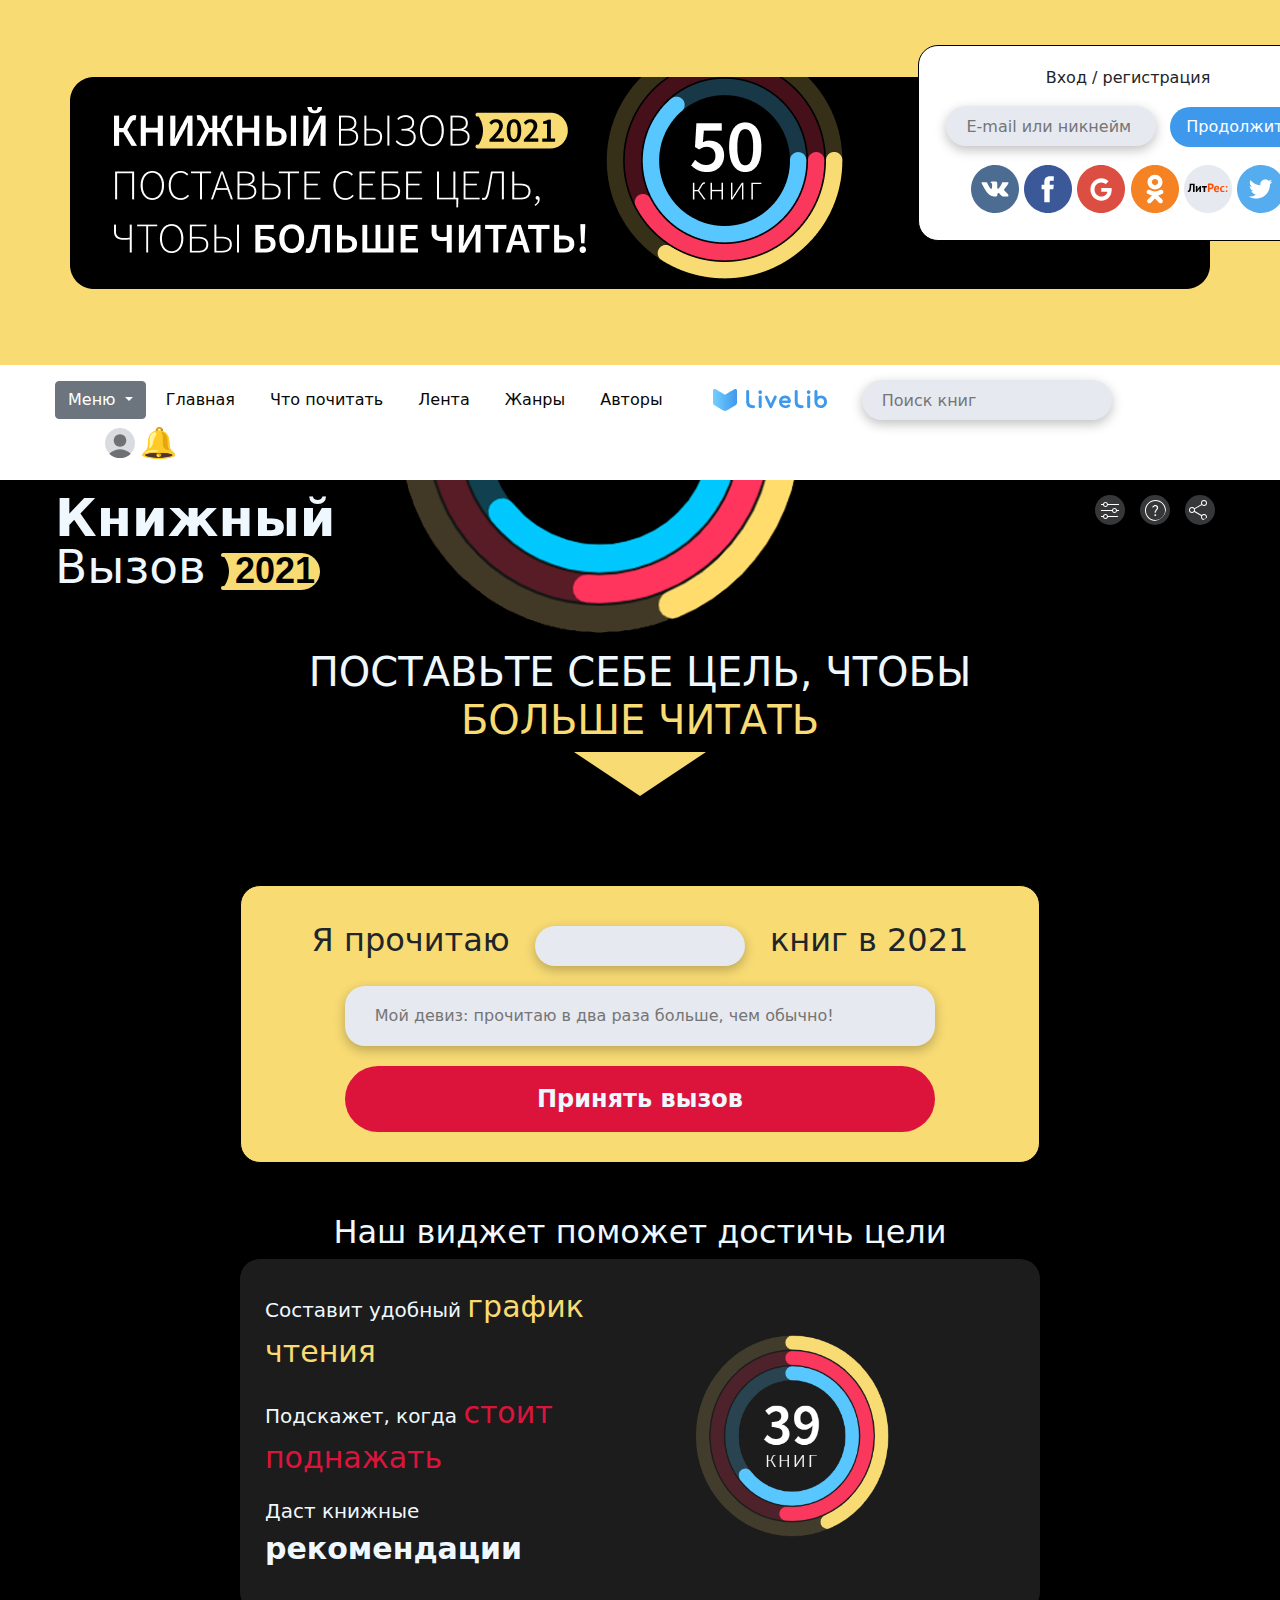
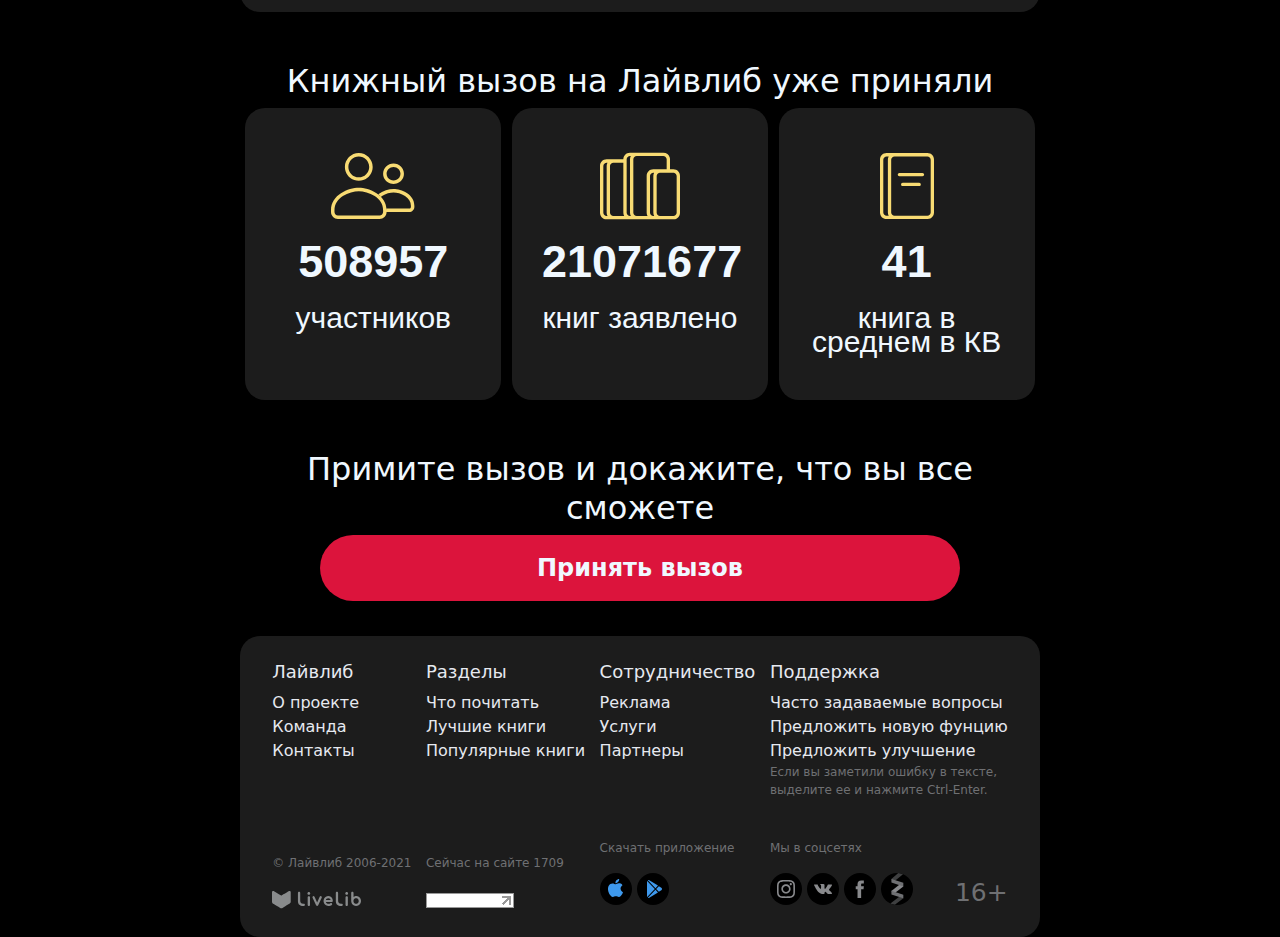
<file: index.html>
<!DOCTYPE html>
<html lang="ru">

<head>
    <meta charset="UTF-8">
    <meta http-equiv="X-UA-Compatible" content="IE=edge">
    <meta name="viewport" content="width=device-width, initial-scale=1.0">
    <title>The Site</title>
    <link rel="stylesheet" href="bootstrap-5.0.1-dist/css/bootstrap.css">

    <link rel="stylesheet" href="style.css">
    <script src="bootstrap-5.0.1-dist/js/bootstrap.bundle.js" defer></script>
</head>

<body>
    <div class="header">
        <div class="top_header">

            <form action="">
                <p>Вход / регистрация</p>
                <input type="text" placeholder="E-mail или никнейм">
                <button class="conti_nious">Продолжить</button>
                <div class="link_wrapper">
                    <a href="#" class="social_link vk_img"></a>
                    <a href="#" class="social_link fb_img"></a>
                    <a href="#" class="social_link goo_img"></a>
                    <a href="#" class="social_link ok_img"></a>
                    <a href="#" class="social_link lr_img"></a>
                    <a href="#" class="social_link tw_img"></a>
                </div>
            </form>

        </div>
        <div class="bottom_header">
            <div class="main-wrapper">
                <!-- <a class="main" href="">Меню</a> -->
                <div class="dropdown menu-button">
                    <button class="btn btn-secondary dropdown-toggle" type="button" id="dropdownMenuButton"
                        data-bs-toggle="dropdown" aria-expanded="false">
                        Меню
                    </button>
                    <ul class="dropdown-menu" aria-labelledby="dropdownMenuButton">
                        <li><a class="dropdown-item" href="#">Новинки</a></li>
                        <li><a class="dropdown-item" href="#">Рекомендации</a></li>
                        <li><a class="dropdown-item" href="#">Рейтинги</a></li>
                    </ul>
                </div>
                <a class="main" href="">Главная</a>
                <a class="main" href="">Что почитать</a>
                <a class="main" href="">Лента</a>
                <a class="main" href="">Жанры</a>
                <a class="main" href="">Авторы</a>
            </div>
            <a class="main-logo" href=""><img src="img/logo_ll.svg" alt="live_lib"></a>
            <input class="found" type="text" placeholder="Поиск книг">
            <div class="user-logo">
                <img class="user-logo__img" src="img/userpic.svg" alt="">
                <span class="bell" >🔔</span> 
            </div>
        </div>
    </div>
    <div class="content">
        <div class="content_prev">
            <div class="content_logo_wrapper">
                <p class="content_logo">
                    <span class="content_logo_head">Книжный</span>
                    <span class="content_logo_footer">
                        Вызов
                        <svg width="100" height="38" viewBox="0 0 100 38" fill="none" xmlns="http://www.w3.org/2000/svg" class="svg-logo">
                            <path d="M8.00543 19.4419C8.00543 10.6918 3.25544 4.94189 3.25544 4.94189C3.25544 4.94189 2.857 4.94188 2.02106 4.94189C-0.666435 4.94194 -0.666435 0.941895 2.02106 0.941895H80.5055C90.7227 0.941895 99.0055 9.22463 99.0055 19.4419C99.0055 29.6592 90.7227 37.9419 80.5055 37.9419H2.01321C-0.666508 37.9419 -0.674286 33.9458 2.00932 33.9458C2.37261 33.9458 3.25544 33.9458 3.25544 33.9458C3.25544 33.9458 8.00543 27.9263 8.00543 19.4419Z" fill="#F8DB73"></path>
                            <text x="14" y="31" class="kv-slogn__year">2021</text>
                        </svg>

                    </span>
                    
                </p>

            </div>
            <img class="circle" src="img/Слой 1.png" alt="">
            <div class="content_links_list">
                <a class="circle_wrapper_link" href="#">
                    <span class="setting_link"></span>
                </a>
                <a class="circle_wrapper_link" href="#">
                    <span class="help_link"></span>
                </a>
                <a class="circle_wrapper_link" href="#">
                    <span class="shared_link"></span>
                </a>
            </div>
        </div>
        <div class="my_targets">
            <h1 >Поставьте себе цель, чтобы
                <span class="yellow_color">больше читать</span>
            </h1>
            <p class="triangle_arrow"></p>
            <form  class="challenge_form" action="">
                <div class="form_heading">
                    <label for="quantity">Я прочитаю</label>
                    <input type="number" class="quantity_books" id="quantity">
                    <label for="quantity">книг в 2021</label>
                </div>
                <div class="form_center">
                    <input type="text" placeholder="Мой девиз: прочитаю в два раза больше, чем обычно!">
                </div>
                <button class="form_button">Принять вызов</button>
            </form>
        </div>
        <div class="widget">
            <h2>Наш виджет поможет достичь цели</h2>
            <div class="widget_description">
                <div class="widget_description_wrapper">
                    <p>Составит удобный
                        <span class="yellow_text">график чтения</span>
                    </p>
                    <p>Подскажет, когда
                        <span class="red_text">стоит поднажать</span>
                    </p>
                    <p>Даст книжные
                        <span class="white_text">рекомендации</span>
                    </p>
                </div>
                <div class="widget_description_img">
                    <img class="widget_logo" src="img/1625824512866new.png" alt="">
                </div>
            </div>
        </div>
        <div class="statistic">
            <h2>Книжный вызов на Лайвлиб уже приняли</h2>
            <div class="statistic-cards">
                <div class="statistic-cards-1">

                    <svg width="96" height="96" viewBox="0 0 96 96" fill="none" xmlns="http://www.w3.org/2000/svg">
                        <path fill-rule="evenodd" clip-rule="evenodd" d="M44.2105 28.8947C44.2105 34.6184 39.5131 39.3158 33.7895 39.3158C28.0658 39.3158 23.3684 34.6184 23.3684 28.8947C23.3684 23.1711 28.0658 18.4737 33.7895 18.4737C39.5131 18.4737 44.2105 23.1711 44.2105 28.8947ZM9.47368 72.3158C9.47368 65.9953 12.9194 61.3204 17.8878 58.0718C22.9364 54.7708 29.2162 53.2105 33.7895 53.2105C38.3628 53.2105 44.6425 54.7708 49.6911 58.0718C54.6595 61.3204 58.1053 65.9953 58.1053 72.3158V74.0526C58.1053 75.93 56.4754 77.5263 54.6316 77.5263H12.9474C11.0757 77.5263 9.47368 75.9291 9.47368 74.0526V72.3158ZM33.7895 42.7895C41.4316 42.7895 47.6842 36.5368 47.6842 28.8947C47.6842 21.2526 41.4316 15 33.7895 15C26.1474 15 19.8947 21.2526 19.8947 28.8947C19.8947 36.5368 26.1474 42.7895 33.7895 42.7895ZM33.7895 49.7368C23.3684 49.7368 6 56.6842 6 72.3158V74.0526C6 77.852 9.1616 81 12.9474 81H54.6316C58.3631 81 61.5789 77.8791 61.5789 74.0526V72.3158C61.5789 56.6842 44.2105 49.7368 33.7895 49.7368ZM68.5266 42.4239C72.3979 42.4239 75.4739 39.3142 75.4739 35.6594C75.4739 32.0045 72.3979 28.8948 68.5266 28.8948C64.6552 28.8948 61.5792 32.0045 61.5792 35.6594C61.5792 39.3142 64.6552 42.4239 68.5266 42.4239ZM57.052 57.9386C56.6676 58.1856 56.2976 58.4429 55.9433 58.711C55.1226 57.8702 54.2359 57.0913 53.2994 56.3731C57.7751 52.7203 64.0178 51.0167 68.5266 51.0167C76.3424 51.0167 89.3687 56.1358 89.3687 67.6538V68.9336C89.3687 71.7531 86.9568 74.0527 84.1581 74.0527H61.5793V74.0526V72.3158C61.5793 71.7245 61.5545 71.1456 61.5061 70.579H84.1581C85.1276 70.579 85.895 69.7465 85.895 68.9336V67.6538C85.895 63.4193 83.5667 60.2291 80.0011 57.9386C76.3613 55.6005 71.81 54.4904 68.5266 54.4904C65.2431 54.4904 60.6918 55.6005 57.052 57.9386ZM78.9476 35.6594C78.9476 41.2904 74.2581 45.8976 68.5266 45.8976C62.795 45.8976 58.1055 41.2904 58.1055 35.6594C58.1055 30.0283 62.795 25.4211 68.5266 25.4211C74.2581 25.4211 78.9476 30.0283 78.9476 35.6594Z" fill="#F8DB73"></path>
                    </svg>

                    <p class="cards-1-members">508957</p>
                    <p class="card-1-description">участников</p>
                </div>
                <div class="statistic-cards-1">

                    <svg width="96" height="96" viewBox="0 0 96 96" fill="none" xmlns="http://www.w3.org/2000/svg">
                        <path fill-rule="evenodd" clip-rule="evenodd" d="M78 31.3333V21.3332C78 20.6494 77.9119 19.9972 77.745 19.3871C76.9773 16.5816 74.5418 14.6666 71.3333 14.6666H44.6667L44.6314 14.6666H38C34.1458 14.6666 31.3333 17.5312 31.3333 21.3333H21.3333H14.6667C10.8125 21.3333 8 24.1979 8 28V74.6666C7.99999 78.4166 10.8646 81.3333 14.6667 81.3333H21.3333H38H48H51.3333H61.3333H68H71.3333H81.3333C81.5775 81.3333 81.8171 81.3218 82.0519 81.2992C85.5738 80.9609 88 78.1456 88 74.6666V38C88 34.1719 85.2396 31.3333 81.3333 31.3333H78ZM71 78H81.3333C83 78 84.6667 76.3333 84.6667 74.6666V38C84.6667 36.5416 83.3906 35.0833 81.9551 34.7415C81.75 34.6927 81.5417 34.6666 81.3333 34.6666H68C66.3333 34.6666 64.6667 36.3333 64.6667 38V74.6666C64.6667 76.3266 66.32 77.9866 67.98 77.9999H71V78ZM62.1819 77.9999C61.6385 77.0259 61.3333 75.8907 61.3333 74.6666V38C61.3333 36.7687 61.6283 35.6358 62.158 34.6666H61.3333C59.6667 34.6666 58 36.3333 58 38V74.6666C58 76.3266 59.6533 77.9866 61.3133 77.9999H62.1819ZM55.5152 77.9999C54.9719 77.0259 54.6667 75.8907 54.6667 74.6666V38C54.6667 34.1979 57.4792 31.3333 61.3333 31.3333H68H74.6667V21.3333V21.3332C74.6667 21.1249 74.6406 20.9166 74.5918 20.7115C74.25 19.276 72.7916 18 71.3333 18H44.6466C42.9867 18.0132 41.3333 19.6732 41.3333 21.3332V74.6666C41.3333 76.3332 43 77.9999 44.6667 77.9999H55.5152ZM31.3333 74.6666C31.3333 75.8907 31.6385 77.026 32.1819 78H21.3333C19.6667 78 18 76.3333 18 74.6666V28C18 26.3333 19.6667 24.6666 21.3333 24.6666H31.3333V74.6666ZM38 18H38.8246C38.2949 18.9691 38 20.102 38 21.3332V74.6666C38 75.8907 38.3052 77.0259 38.8486 78H38C36.3333 78 34.6667 76.3333 34.6667 74.6666V21.3333C34.6667 19.6666 36.3333 18 38 18ZM14.6667 28C14.6667 26.7687 14.9616 25.6358 15.4914 24.6666H14.6667C13 24.6666 11.3333 26.3333 11.3333 28V74.6666C11.3333 76.3333 13 78 14.6667 78H15.5153C14.9719 77.026 14.6667 75.8907 14.6667 74.6666V28Z" fill="#F8DB73"></path>
                    </svg>

                    <p class="cards-1-members">21071677 </p>
                    <p class="card-1-description">книг заявлено</p>
                    
                </div>
                <div class="statistic-cards-1">

                    <svg width="96" height="96" viewBox="0 0 96 96" fill="none" xmlns="http://www.w3.org/2000/svg">
                        <path fill-rule="evenodd" clip-rule="evenodd" d="M35.4706 81H27.5882C23.8309 81 21 78.1177 21 74.4118V21.7059C21 17.9486 23.7794 15.1177 27.5882 15.1177H35.4706H68.4118C72.2721 15.1177 75 17.9228 75 21.7059L75 74.4118C75 75.6159 74.7059 76.7396 74.1742 77.7059C73.0865 79.6824 71.0045 81 68.4118 81H35.4706ZM68.4241 77.7059C70.067 77.6977 71.7059 76.0548 71.7059 74.4118L71.7059 21.7059C71.7059 20.0588 70.0588 18.4118 68.4118 18.4118H35.4706C33.8235 18.4118 32.1765 20.0589 32.1765 21.7059V74.4118C32.1765 76.0589 33.8235 77.7059 35.4706 77.7059H68.4118L68.4241 77.7059ZM27.5882 77.7059H29.721C29.184 76.7434 28.8823 75.6214 28.8824 74.4118V21.7059C28.8824 20.4892 29.1738 19.3696 29.6973 18.4118H27.5882C25.9412 18.4118 24.2941 20.0589 24.2941 21.7059V74.4118C24.2941 76.0589 25.9412 77.7059 27.5882 77.7059ZM38.7647 36.5294C38.7647 35.6198 39.5021 34.8824 40.4118 34.8824H63.4706C64.3802 34.8824 65.1176 35.6198 65.1176 36.5294C65.1176 37.4391 64.3802 38.1765 63.4706 38.1765H40.4118C39.5021 38.1765 38.7647 37.4391 38.7647 36.5294ZM43.7059 44.7647C42.7962 44.7647 42.0588 45.5021 42.0588 46.4118C42.0588 47.3214 42.7962 48.0589 43.7059 48.0589H60.1765C61.0861 48.0589 61.8235 47.3214 61.8235 46.4118C61.8235 45.5021 61.0861 44.7647 60.1765 44.7647H43.7059Z" fill="#F8DB73"></path>
                    </svg>

                    <p class="cards-1-members">41</p>
                    <p class="card-1-description">книга в среднем в КВ</p>
                </div>
            </div>
        </div>
        <div class="challenge">
            <h2>Примите вызов и докажите, что вы все сможете</h2>
            <button class="challenge_button">Принять вызов</button>
        </div>
    </div>
    <div class="ending">
        <div class="end">
            <div class="footer_livelib">
                <ul>
                    <li><h3>Лайвлиб</h3></li>
                    <li>О проекте</li>
                    <li>Команда</li>
                    <li>Контакты</li>
                    <br>
                </ul>
                <div>
                    <p class="information">© Лайвлиб 2006-2021</p>
                
                    <img src="img/logo_ll_grey.svg" alt="">
                </div>
            </div>
            <div class="footer_chapter">
                <ul>
                    <li><h3>Разделы</h3></li>
                    <li>Что почитать</li>
                    <li>Лучшие книги</li>
                    <li>Популярные книги</li>
                    <br>
                </ul>
                <div>
                    <p class="information">Сейчас на сайте 1709</p>
                
                    <img src="img/logo.gif" alt="">
                </div>
            </div>
            <div class="marketing">
                <ul>
                    <li><h3>Сотрудничество</h3></li>
                    <li>Реклама</li>
                    <li>Услуги</li>
                    <li>Партнеры</li>
                    <br>
                </ul>
                <div >
                    <p class="information">Скачать приложение</p>
                    <a class="icon" href="#">
                        <span class="appstore"></span>
                    </a>
                    <a class="icon " href="#">
                        <span class="playmarket"></span>
                    </a>
                </div>
            </div>
            <div class="support">
                <ul>
                    <li><h3>Поддержка</h3></li>
                    <li>Часто задаваемые вопросы</li>
                    <li>Предложить новую фунцию</li>
                    <li>Предложить улучшение</li>
                    <li class="information">Если вы заметили ошибку в тексте, 
                        <span class="information_correct">выделите ее и нажмите Ctrl-Enter.</span>
                    </li>
                    <br>
                    
                </ul>
                <div>
                    <p class="information">Мы в соцсетях</p>
                    <a class="icon" href="#">
                        <span class="instagram"></span>
                    </a>
                    <a class="icon" href="#">
                        <span class="vk"></span>
                    </a>
                    <a class="icon" href="#">
                        <span class="facebook"></span>
                    </a>
                    <a class="icon" href="#">
                        <span class="yandex"></span>
                    </a>
                </div>
                <p class="age">16+</p>
            </div>
        </div>
    </div>
    
</body>

</html>
</file>
<file: style.css>
.top_header{
    min-height: 365px;
    background: #F8DB73 url(img/Challenge2021_Desktop_reg_1440x272.png) no-repeat center;
    padding-top: 45px ;
    box-sizing: border-box;
}
.social_link{
    display: inline-block;
    width: 48px;
    height: 48px;
    
}
.link_wrapper{
    margin-top: 10px;
}
.vk_img{
    background: url(img/SVGsprite13.svg) 0px -286px no-repeat;
}
.fb_img{
    background: url(img/SVGsprite13.svg) -50px -286px no-repeat;

}
.goo_img{
    background: url(img/SVGsprite13.svg) -400px -286px no-repeat;

}
.ok_img{
    background: url(img/SVGsprite13.svg) -100px -286px no-repeat;

}
.lr_img{
    background: url(img/SVGsprite13.svg) -500px -286px no-repeat;

}
.tw_img{
    background: url(img/SVGsprite13.svg) -150px -286px no-repeat;

}
form{
    width: 420px; ;
    border: 1px solid #000;
    
    padding: 20px;
    box-sizing: border-box;
    text-align: center;
    border-radius: 20px;
    background: white;
    margin-left: 918px;
    
}
fieldset{
    border-radius: 20px;
    width: 50px;
    border: 1px solid rgb(138, 137, 137);
    background: rgb(196, 193, 193);
}
input{
    width: 210px;
    height: 40px;
    border-radius: 20px;
    border: none;
    background: #E6E9F0;
    color: #6F7073;
    padding: 0 20px;
    box-sizing: border-box;
    box-shadow: 0 4px 12px rgb(0 0 0 / 25%);
}

.conti_nious{
    color: #fff;
    background: #3E99ED;
   
    width: 140px;
    height: 40px;
    border: none;
    border-radius: 20px;
    padding: 0;
    margin: 0 0 8px 8px;
}
h1{
    margin-top: 0px;
    font-size: 40px;
}
.bottom_header{
    margin-top: 20px;
    padding: 15px;
    vertical-align: middle;
    width: 1200px;
    margin: 0 auto;
}
.main-wrapper{
    display: inline-block;
    vertical-align: middle;
}
.main{
    text-decoration: none;
    text-align: center;
    font-size: medium;
    color: rgb(7, 7, 7);
    padding: 15px;
    
}
.main-logo{
    margin: 0 30px;
    vertical-align: middle;
}
.found{
    width: 250px;
    vertical-align: middle;
}
.menu-button{
    display: inline-block;
    background: rgb(255, 253, 253);
}
.user-logo{
    display: inline-block;
   margin-left: 50px;
}
.user-logo__img{
    width: 30px;
    height: 30px;
    vertical-align: middle;
}
.bell{
    font-size: 30px;
    vertical-align: middle;
}
.content{
    background: #000;
}
.content_prev{
    margin: 0 auto;
    width: 1200px;
    padding: 15px;
    position: relative;
    overflow: hidden;
}
.content_logo_wrapper{
    display: inline-block;
    color: aliceblue;

}
.content_logo{
    line-height: 48px;
}
.content_logo_head{
    display: block;
    font-weight: 600;
    font-size: 51px;
}
.content_logo_footer{
    font-size: 47px;
}
.svg-logo{
    font: 600 36px/36px "Source Sans Pro", sans-serif;
    fill: #000;

}
.circle{
    position: absolute;
    
    top: -247px;
    left: 30%;
    width: 400px;
    height: 400px;
}
.circle_wrapper_link{
    width: 30px;
    height: 30px;
    background: #363738;
    display: inline-block;
    border-radius: 30px;
    padding-left: 1px;
    padding-top: 1px;
    box-sizing: border-box;
    margin-right: 10px;
}
.setting_link{
    background: url(img/SVGsprite12.svg) -50px -102px no-repeat;
    width: 25px;
    height: 25px;
    display: inline-block;
    border-radius: 25px;
}
.content_links_list{
    display: inline-block;
    float: right;
}
.help_link{
    background: url(img/SVGsprite12.svg) 2px -102px no-repeat;
    width: 25px;
    height: 25px;
    display: inline-block;
    border-radius: 25px;
}
.shared_link{
    background: url(img/SVGsprite12.svg) -26px -102px no-repeat;
    width: 25px;
    height: 25px;
    display: inline-block;
    border-radius: 25px;
}
.my_targets{
    text-align: center;
    margin-top: 15px;
}
.yellow_color{
    color: #F8DB73;
    display: block;
}
h1{
    color: aliceblue;
    text-transform: uppercase;
}
.triangle_arrow{
    display: inline-block;
    border: 66px solid transparent;
    border-top: 44px solid #F8DB73 ;
}
.challenge_form{
    margin: 0 auto;
    background: #F8DB73;
    width: 800px;
    padding: 30px;
}
.quantity_books{
    margin: 0px 20px;
}
.challenge_form label{
    font-size: 2em;
}
.form_heading{
    margin-bottom: 20px;
}
.form_center input{
    width: 80%;
    padding: 30px;
    
}
.form_center{
    margin-bottom: 20px;
}
.form_button{
    width: 80%;
    background: crimson;
    border-radius: 35px;
    padding: 15px;
    color: aliceblue;
    font-size: 1.5em;
    font-weight: 600;
    border: 1px;
}
.yellow_text{
    color: #F8DB73;
    font-size: 30px;
}
.red_text{
    color: crimson;
    font-size: 30px;
}
.white_text{
    color: aliceblue;
    font-weight: 600;
    font-size: 30px;
}
.widget{
    width: 800px;
    margin: 0 auto;
    border-radius: 20px;
    text-align: left;
}
.widget_description{
    background: rgba(37, 38, 38, 0.75);
    border-radius: 20px;
    padding: 25px;
    color: aliceblue;
    font-size: 20px;
}
.widget_description p{
    width: 400px;
}
h2{
    text-align: center;
    color: aliceblue;
    margin-top: 50px;
}
.widget_description_wrapper{
    display: inline-block;
    vertical-align: middle;
}
.widget_description_img{
    display: inline-block;
    vertical-align: middle;
}
.widget_logo{
    text-align: right;
    display: inline;
    width: 250px;
    height: 224px;
}
.statistic{
    width: 800px;
    margin: 0 auto;
    border-radius: 20px;
    text-align: left;
}
.statistic-cards{
    display: flex;
    justify-content: space-around;
}
.statistic-cards-1{
    background: rgba(37, 38, 38, 0.75);
    width: 32% ;
    display: inline-block;
    border-radius: 20px;
    padding: 20px;
    color: aliceblue;
    text-align: center;
    padding: 30px;
    margin: 0 auto; 

    
}
.cards-1-members{
    font: 600 45px/56px "Source Sans Pro", sans-serif;
}
.card-1-description
{
    font: 300 30px/24px "Source Sans Pro", sans-serif;
}
.cards-1-books{
    display: block;
}
.cards-1-kv{
    display: block;
}
.challenge{
    width: 800px;
    margin: 0 auto;
    text-align: center;
    padding-bottom: 35px;
}
.challenge_button{
    
    width: 80%;
    background: crimson;
    border-radius: 35px;
    padding: 15px;
    color: aliceblue;
    font-size: 1.5em;
    font-weight: 600;
    border: 1px;
}
.ending{
    background: #000;
    
}
.end{
    background: rgba(37, 38, 38, 0.75);
    border-radius: 20px;
    padding: 25px;
    width: 800px;
    margin: 0 auto;
    color: #E6E9F0;
    display: flex;
    justify-content: space-around;
    min-height: 300px;
}
.end ul{
    list-style-type: none;
    display: inline-block;
    padding: 0px;
}
h3{
    font-size: 18px;
}
.information{
    font-size: 12px;
    color: #6F7073;
}
.information_correct{
    display: flex;
    flex-wrap: wrap;
}
.age{
    display: inline;
    text-align: right;
    font-size: 25px;
    color: #6F7073;
    position: absolute;
    bottom: 0px;
    margin: 0px;
    right: 0px;
}
.icon{
    width: 32px;
    height: 32px;
    background-color: #000;
    display: inline-block;
    border-radius: 16px;
}
.playmarket{
    background: url(img/SVGsprite13.svg) 0 -362px no-repeat;
    display: inline-block;
    width: 32px;
    height: 32px;
    border-radius: 16px;
}
.appstore{
    background: url(img/SVGsprite13.svg) -34px -362px no-repeat;
    display: inline-block;
    width: 32px;
    height: 32px;
    border-radius: 16px;
}
.marketing{
    display: flex;
    flex-direction: column;
    justify-content: space-between;
    vertical-align: text-top;
}
.footer_livelib{
    display: flex;
    flex-direction: column;
    justify-content: space-between;
    vertical-align: text-top;
}
.footer_chapter{
    display: flex;
    flex-direction: column;
    justify-content: space-between;
    vertical-align: text-top;
}
.support{
    position: relative;
    display: flex;
    flex-direction: column;
    justify-content: space-between;
    vertical-align: text-top;
}
.instagram{
    background: url(img/SVGsprite13.svg) -68px -362px no-repeat;
    display: inline-block;
    width: 32px;
    height: 32px;
    border-radius: 16px;
}
.vk{
    background: url(img/SVGsprite13.svg) -102px -362px no-repeat;
    display: inline-block;
    width: 32px;
    height: 32px;
    border-radius: 16px;
}
.facebook{
    background: url(img/SVGsprite13.svg) -136px -362px no-repeat;
    display: inline-block;
    width: 32px;
    height: 32px;
    border-radius: 16px;
}
.yandex{
    background: url(img/SVGsprite13.svg) -204px -362px no-repeat;
    display: inline-block;
    width: 32px;
    height: 32px;
    border-radius: 16px;
}



@media(max-width: 576px){
    .top_header{
        padding-top: 0px;
        padding-bottom: 20px;
        width: 100%;
        float: none;
        display: flex;
        align-items: flex-end;
        
        background: #F8DB73 url(img/baner-mini.png) no-repeat center;
        background-position-y: top;
        background-size: 100%;
    }
    .top_header form{
        margin-left: 0px;
        margin: 0 auto;
    }
    .bottom_header{
        width: 100%;
    }
    .main-wrapper{
        display: flex;
        flex-direction: column;
        align-items: center;
    }
    .main{
        border: 1px solid #000;
        border-radius: 10px;
        width: 100%;
        margin-bottom: 10px;
    }
    .menu-button{
        margin-bottom: 10px;
    }
    .user-logo{
        margin-left: 0px;
        display: flex;
        flex-direction: row;
        justify-content: space-evenly;
        align-items: center;
    }
    .circle{
        left: 7%;
    }
    .content_prev{
        display: flex;
        flex-direction: column;
        width: 100%;
    }
    .content_logo_wrapper{
        position: relative;
        z-index: 1;
    }
    .content_links_list{
        display: flex;
        justify-content: flex-end;
        float: none;
    }
    .my_targets form{
        width: 100%;
    }
    .widget{
        width: 100%;
    }
    .statistic{
        width: 100%;
    }
    .statistic-cards{
        display: flex;
        flex-direction: column;
    }
    .statistic-cards-1{
        padding: 0px;
        width: 50%;
        margin-bottom: 10px;
    }
    .card-1-description{
        line-height: 37px;
    }
    .challenge{
        width: 100%;
    }
    .end{
        width: 100%;
        flex-wrap: wrap;
        flex-direction: row;
    }
    .end>*{
        width: 40%;
    }
}

@media(max-width: 440px){
    .circle{
        display: none;
    }
    .link_wrapper{
        display: flex;
        flex-wrap: wrap;
        justify-content: space-around;
    }
    .conti_nious{
        margin-top: 10px;
        margin-bottom: 10px;
        margin-left: 0px;
    }
    .main-logo{
        display: flex;
        justify-content: center;
        margin-top: 10px;
        margin-bottom: 10px;
    }
    .found{
        margin: 0 auto;
        margin-bottom: 10px;
    }
    .widget_description p{
        width: 100%;
    }
    .statistic-cards-1{
        width: 60%;
    }
    .marketing{
        margin-top: 10px;
    }
    .support{
        margin-top: 10px;
    }
}
</file>
